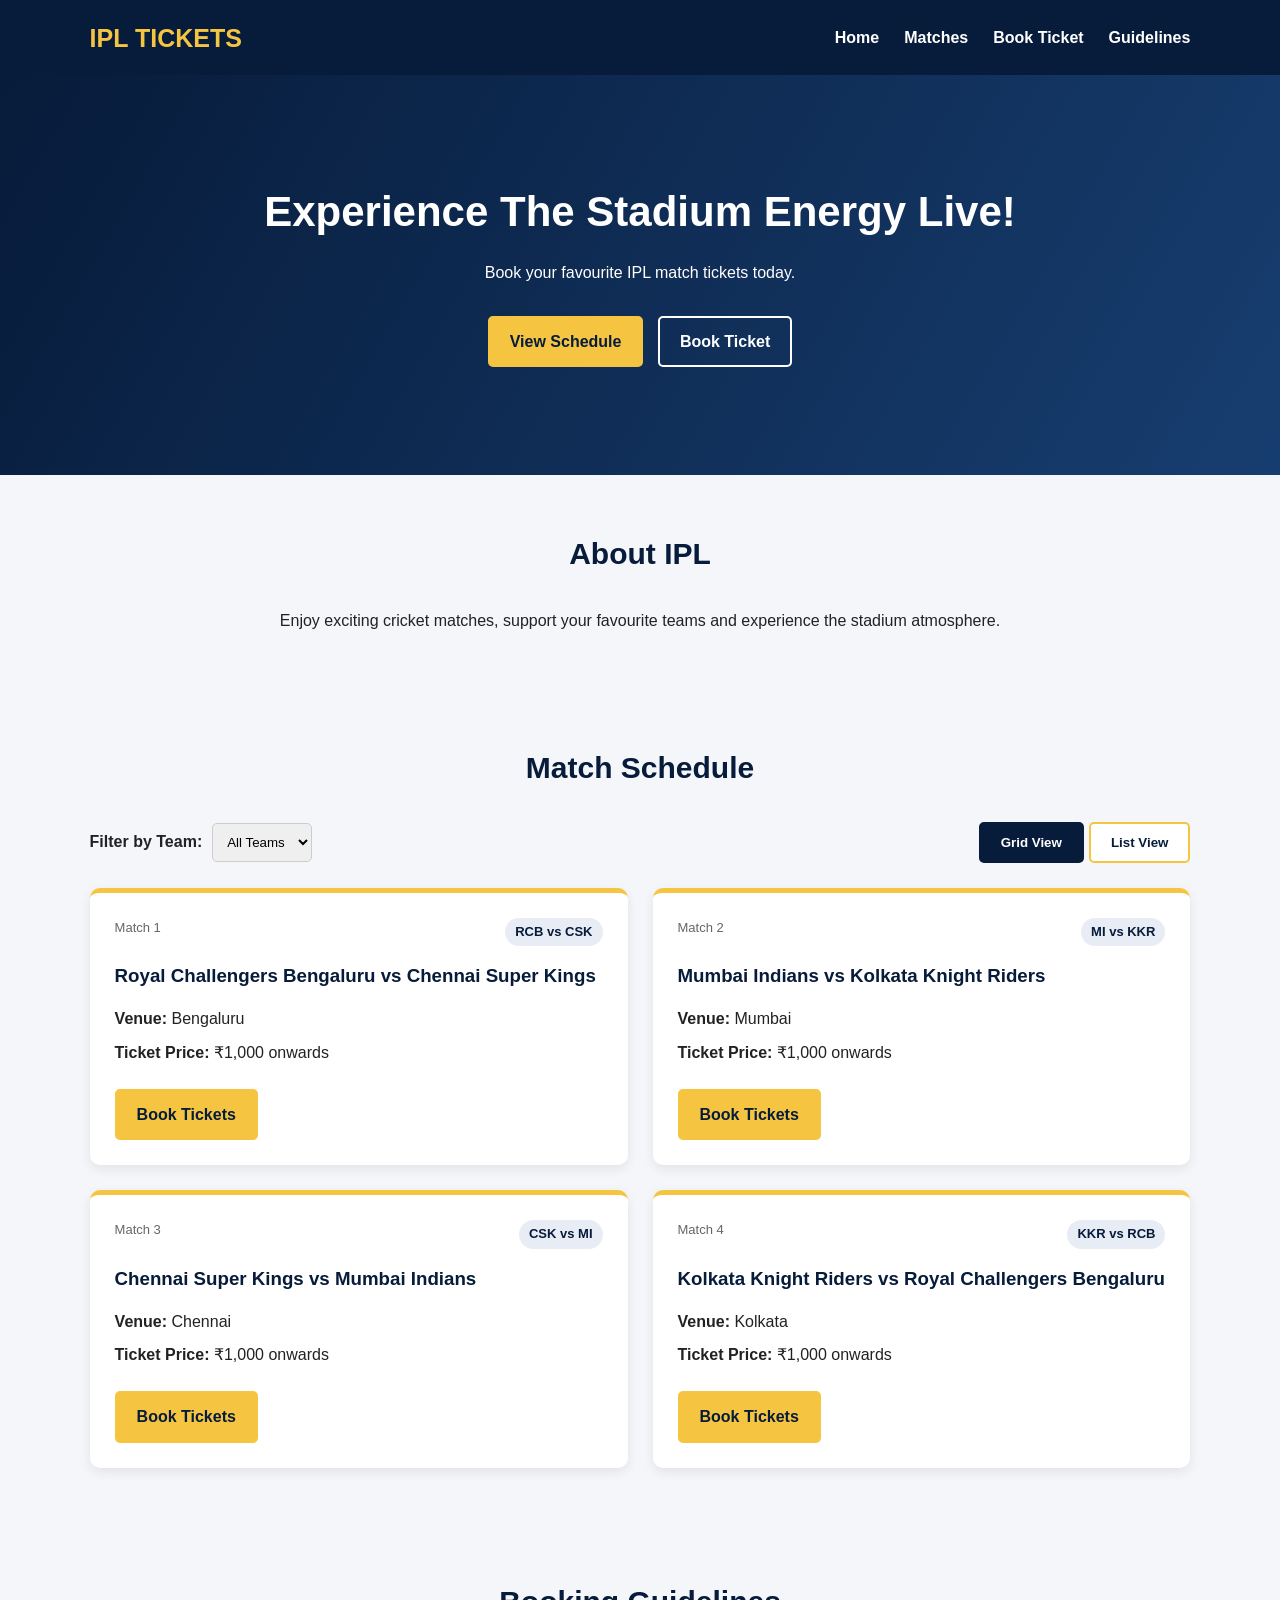
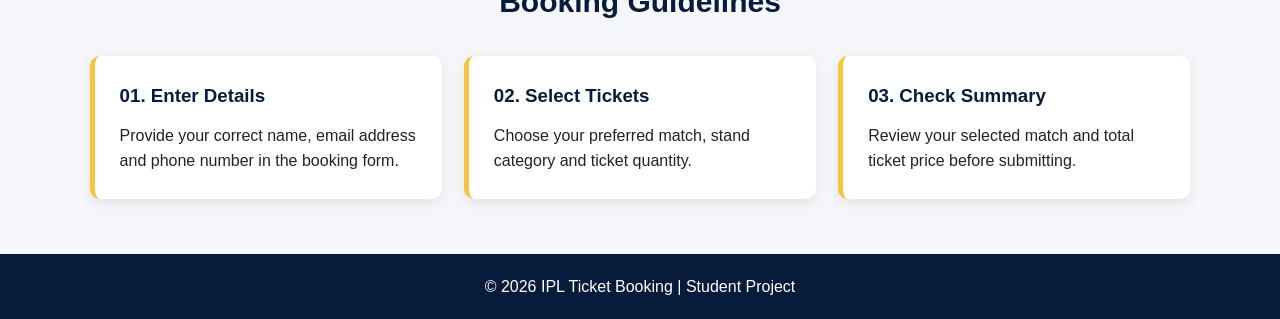
<file: index.html>
<!DOCTYPE html>
<html lang="en">
<head>
    <meta charset="UTF-8">
    <meta name="viewport" content="width=device-width, initial-scale=1.0">
    <title>IPL Ticket Booking</title>
    <link rel="stylesheet" href="styles.css">
    <script src="app.js" defer></script>
</head>
<body>

    <!-- Navigation Bar -->
    <header class="site-header">
        <nav class="navbar">
            <a href="index.html" class="logo">IPL TICKETS</a>

            <button class="menu-toggle"
                    id="menu-toggle"
                    aria-label="Open navigation menu"
                    aria-expanded="false"
                    aria-controls="nav-links">
                <span></span>
                <span></span>
                <span></span>
            </button>

            <ul class="nav-links" id="nav-links">
                <li><a href="index.html">Home</a></li>
                <li><a href="#matches">Matches</a></li>
                <li><a href="Booking.html#booking-form">Book Ticket</a></li>
                <li><a href="#guidelines">Guidelines</a></li>
            </ul>
        </nav>
    </header>

    <!-- Hero Section -->
    <section class="hero">
        <div class="hero-content">
            <h1>Experience The Stadium Energy Live!</h1>
            <p>Book your favourite IPL match tickets today.</p>
            <a href="#matches" class="btn">View Schedule</a>
            <a href="Booking.html#booking-form" class="btn btn-outline">
                Book Ticket
            </a>
        </div>
    </section>

    <!-- About Section -->
    <section class="about section">
        <h2>About IPL</h2>
        <p>
            Enjoy exciting cricket matches, support your favourite teams
            and experience the stadium atmosphere.
        </p>
    </section>

    <!-- Match Schedule -->
    <section class="matches section" id="matches">

        <h2>Match Schedule</h2>

        <!-- Filter and Layout Controls -->
        <div class="match-controls">

            <div class="filter-control">
                <label for="team-filter">Filter by Team:</label>

                <select id="team-filter">
                    <option value="all">All Teams</option>
                    <option value="RCB">RCB</option>
                    <option value="CSK">CSK</option>
                    <option value="MI">MI</option>
                    <option value="KKR">KKR</option>
                </select>
            </div>

            <div class="view-control">
                <button type="button" id="grid-view" class="view-btn active">
                    Grid View
                </button>

                <button type="button" id="list-view" class="view-btn">
                    List View
                </button>
            </div>

        </div>

        <!-- Match Cards -->
        <div class="match-grid" id="match-container">

            <article class="match-card" data-team="RCB CSK">
                <div class="match-card-top">
                    <span class="match-label">Match 1</span>
                    <span class="team-tag">RCB vs CSK</span>
                </div>

                <h3>Royal Challengers Bengaluru vs Chennai Super Kings</h3>
                <p><strong>Venue:</strong> Bengaluru</p>
                <p><strong>Ticket Price:</strong> ₹1,000 onwards</p>

                <a href="Booking.html#booking-form" class="small-btn">
                    Book Tickets
                </a>
            </article>

            <article class="match-card" data-team="MI KKR">
                <div class="match-card-top">
                    <span class="match-label">Match 2</span>
                    <span class="team-tag">MI vs KKR</span>
                </div>

                <h3>Mumbai Indians vs Kolkata Knight Riders</h3>
                <p><strong>Venue:</strong> Mumbai</p>
                <p><strong>Ticket Price:</strong> ₹1,000 onwards</p>

                <a href="Booking.html#booking-form" class="small-btn">
                    Book Tickets
                </a>
            </article>

            <article class="match-card" data-team="CSK MI">
                <div class="match-card-top">
                    <span class="match-label">Match 3</span>
                    <span class="team-tag">CSK vs MI</span>
                </div>

                <h3>Chennai Super Kings vs Mumbai Indians</h3>
                <p><strong>Venue:</strong> Chennai</p>
                <p><strong>Ticket Price:</strong> ₹1,000 onwards</p>

                <a href="Booking.html#booking-form" class="small-btn">
                    Book Tickets
                </a>
            </article>

            <article class="match-card" data-team="KKR RCB">
                <div class="match-card-top">
                    <span class="match-label">Match 4</span>
                    <span class="team-tag">KKR vs RCB</span>
                </div>

                <h3>Kolkata Knight Riders vs Royal Challengers Bengaluru</h3>
                <p><strong>Venue:</strong> Kolkata</p>
                <p><strong>Ticket Price:</strong> ₹1,000 onwards</p>

                <a href="Booking.html#booking-form" class="small-btn">
                    Book Tickets
                </a>
            </article>

        </div>

        <p id="no-matches" class="no-matches" hidden>
            No matches found for this team.
        </p>

    </section>

    <!-- Guidelines Section -->
    <section class="guidelines section" id="guidelines">

        <h2>Booking Guidelines</h2>

        <div class="guideline-grid">

            <article class="guideline-card">
                <h3>01. Enter Details</h3>
                <p>
                    Provide your correct name, email address and phone number
                    in the booking form.
                </p>
            </article>

            <article class="guideline-card">
                <h3>02. Select Tickets</h3>
                <p>
                    Choose your preferred match, stand category and ticket
                    quantity.
                </p>
            </article>

            <article class="guideline-card">
                <h3>03. Check Summary</h3>
                <p>
                    Review your selected match and total ticket price
                    before submitting.
                </p>
            </article>

        </div>
    </section>

    <!-- Footer -->
    <footer>
        <p>© 2026 IPL Ticket Booking | Student Project</p>
    </footer>

    <!-- Toast Notification -->
    <div id="toast" class="toast"
         role="status" aria-live="polite"></div>

</body>
</html>
</file>
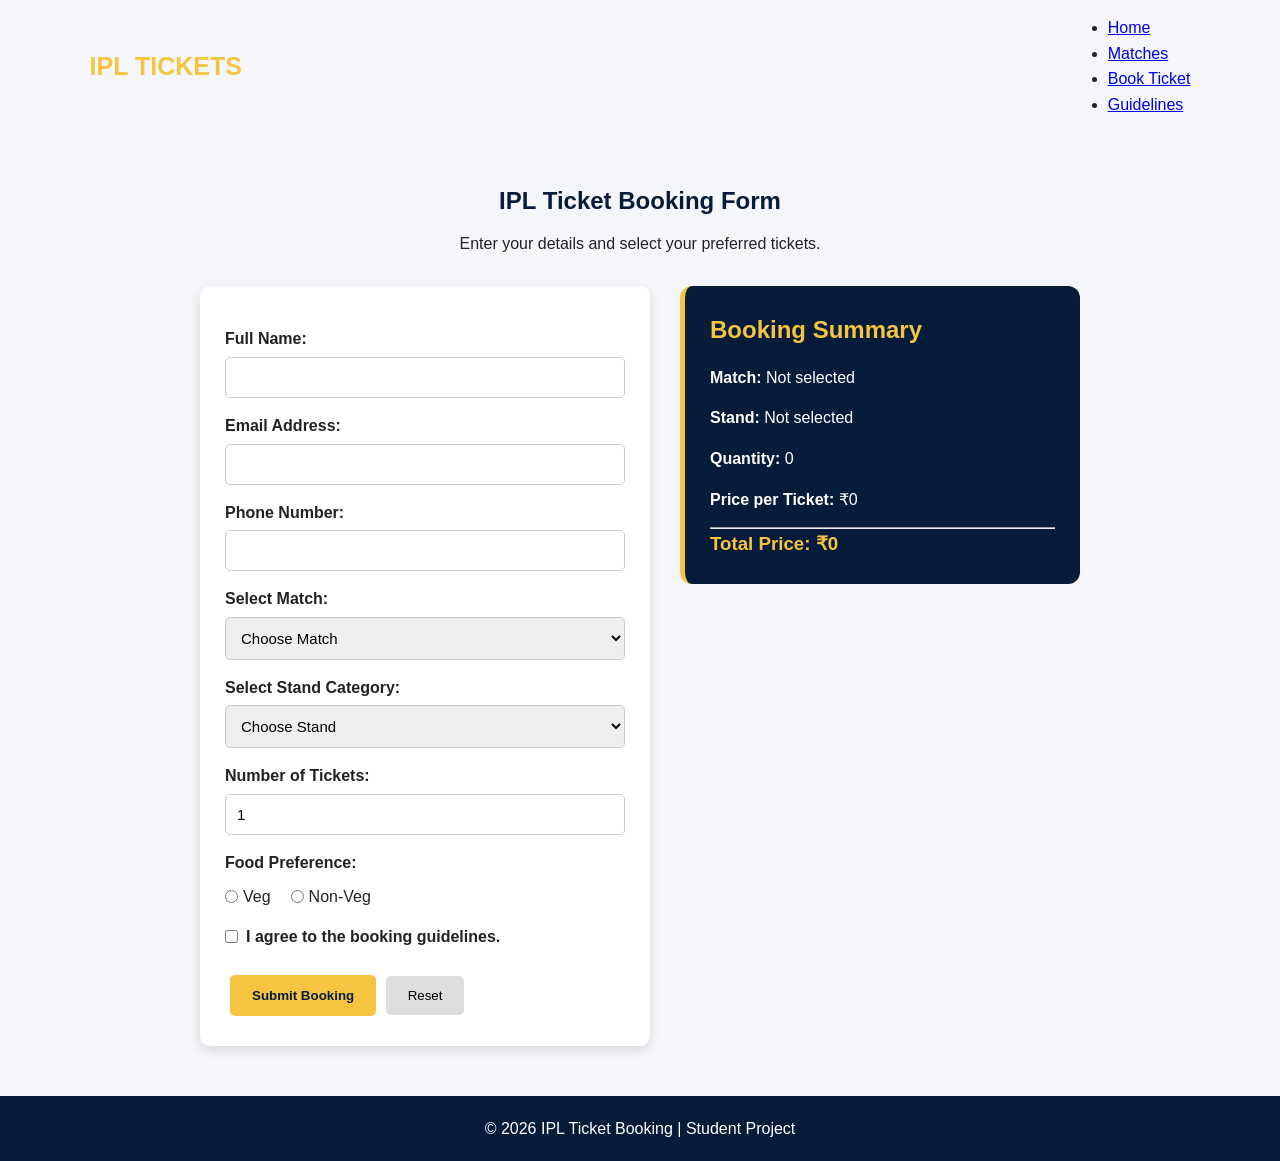
<file: Booking.html>
<!DOCTYPE html>
<html lang="en">
<head>
    <meta charset="UTF-8">
    <meta name="viewport" content="width=device-width, initial-scale=1.0">
    <title>Book IPL Tickets</title>

    <link rel="stylesheet" href="styles.css">
    <script src="app.js" defer></script>
</head>
<body>

    <!-- Navigation -->
    <header>
        <nav class="navbar">
            <h2 class="logo">IPL TICKETS</h2>

            <ul>
                <li><a href="index.html">Home</a></li>
                <li><a href="index.html#matches">Matches</a></li>
                <li><a href="Booking.html#booking-form">Book Ticket</a></li>
                <li><a href="index.html#guidelines">Guidelines</a></li>
            </ul>
        </nav>
    </header>

    <!-- Booking Section -->
    <section class="booking-section" id="booking-form">

        <h1>IPL Ticket Booking Form</h1>
        <p>Enter your details and select your preferred tickets.</p>

        <div class="booking-container">

            <!-- Booking Form -->
            <form id="ticket-form">

                <label for="name">Full Name:</label>
                <input type="text" id="name"
                       minlength="3" maxlength="30" required>

                <label for="email">Email Address:</label>
                <input type="email" id="email" required>

                <label for="phone">Phone Number:</label>
                <input type="tel" id="phone"
                       pattern="[6-9][0-9]{9}"
                       maxlength="10" required>

                <label for="match">Select Match:</label>
                <select id="match" required>
                    <option value="">Choose Match</option>
                    <option value="RCB vs CSK">RCB vs CSK</option>
                    <option value="MI vs KKR">MI vs KKR</option>
                    <option value="CSK vs MI">CSK vs MI</option>
                </select>

                <label for="stand">Select Stand Category:</label>
                <select id="stand" required>
                    <option value="">Choose Stand</option>
                    <option value="General" data-price="1000">
                        General - ₹1,000
                    </option>
                    <option value="Premium" data-price="2000">
                        Premium - ₹2,000
                    </option>
                    <option value="VIP" data-price="3500">
                        VIP - ₹3,500
                    </option>
                </select>

                <label for="tickets">Number of Tickets:</label>
                <input type="number" id="tickets"
                       min="1" max="10" value="1" required>

                <label>Food Preference:</label>
                <div class="radio-group">
                    <label>
                        <input type="radio" name="food" value="Veg">
                        Veg
                    </label>

                    <label>
                        <input type="radio" name="food" value="Non-Veg">
                        Non-Veg
                    </label>
                </div>

                <label class="terms">
                    <input type="checkbox" id="terms" required>
                    I agree to the booking guidelines.
                </label>

                <div class="form-buttons">
                    <button type="submit" class="btn">Submit Booking</button>
                    <button type="reset" class="reset-btn">Reset</button>
                </div>

            </form>

            <!-- Booking Summary Card -->
            <div class="summary-card">

                <h2>Booking Summary</h2>

                <p>
                    <strong>Match:</strong>
                    <span id="summary-match">Not selected</span>
                </p>

                <p>
                    <strong>Stand:</strong>
                    <span id="summary-stand">Not selected</span>
                </p>

                <p>
                    <strong>Quantity:</strong>
                    <span id="summary-quantity">0</span>
                </p>

                <p>
                    <strong>Price per Ticket:</strong>
                    <span id="summary-price">₹0</span>
                </p>

                <hr>

                <h3>
                    Total Price:
                    <span id="summary-total">₹0</span>
                </h3>

            </div>

        </div>

    </section>

    <!-- Toast Notification -->
    <div id="toast" class="toast"
         role="status" aria-live="polite"></div>

    <!-- Footer -->
    <footer>
        <p>© 2026 IPL Ticket Booking | Student Project</p>
    </footer>

</body>
</html>
</file>
<file: styles.css>
/* =================================
   GENERAL STYLING
================================= */

* {
    margin: 0;
    padding: 0;
    box-sizing: border-box;
}

html {
    scroll-behavior: smooth;
}

body {
    font-family: Arial, sans-serif;
    background: #f4f6fa;
    color: #222;
    line-height: 1.6;
}

.section {
    padding: 55px 7%;
}

.section h2 {
    text-align: center;
    color: #071b3a;
    margin-bottom: 30px;
    font-size: 30px;
}


/* =================================
   NAVBAR - FLEXBOX
================================= */

.site-header {
    background: #071b3a;
    position: sticky;
    top: 0;
    z-index: 100;
}

.navbar {
    min-height: 75px;
    padding: 15px 7%;
    display: flex;
    justify-content: space-between;
    align-items: center;
}

.logo {
    color: #f5c542;
    font-size: 25px;
    font-weight: bold;
    text-decoration: none;
}

.nav-links {
    display: flex;
    align-items: center;
    gap: 25px;
    list-style: none;
}

.nav-links a {
    color: white;
    text-decoration: none;
    font-weight: bold;
}

.nav-links a:hover {
    color: #f5c542;
}

/* Hamburger Button */

.menu-toggle {
    display: none;
    background: transparent;
    border: none;
    cursor: pointer;
    padding: 8px;
}

.menu-toggle span {
    display: block;
    width: 27px;
    height: 3px;
    margin: 5px 0;
    background: white;
    border-radius: 3px;
}


/* =================================
   HERO SECTION
================================= */

.hero {
    min-height: 400px;
    padding: 90px 20px;
    display: flex;
    justify-content: center;
    align-items: center;
    text-align: center;
    color: white;
    background: linear-gradient(120deg, #071b3a, #173e70);
}

.hero-content h1 {
    font-size: clamp(28px, 5vw, 42px);
    margin-bottom: 15px;
}

.hero-content p {
    margin-bottom: 25px;
}


/* =================================
   BUTTONS
================================= */

.btn,
.small-btn,
.view-btn {
    display: inline-block;
    padding: 11px 20px;
    background: #f5c542;
    color: #071b3a;
    border: 2px solid #f5c542;
    border-radius: 5px;
    text-decoration: none;
    font-weight: bold;
    cursor: pointer;
    margin: 5px;
}

.btn:hover,
.small-btn:hover,
.view-btn:hover {
    background: #e5ad17;
    border-color: #e5ad17;
}

.btn-outline {
    background: transparent;
    color: white;
    border-color: white;
}

.btn-outline:hover {
    background: white;
    color: #071b3a;
}


/* =================================
   ABOUT SECTION
================================= */

.about {
    text-align: center;
}

.about p {
    max-width: 750px;
    margin: auto;
}


/* =================================
   MATCH FILTER CONTROLS
================================= */

.match-controls {
    display: flex;
    justify-content: space-between;
    align-items: center;
    gap: 20px;
    flex-wrap: wrap;
    margin-bottom: 25px;
}

.filter-control {
    display: flex;
    align-items: center;
    gap: 10px;
}

.filter-control label {
    font-weight: bold;
}

.filter-control select {
    padding: 10px;
    border: 1px solid #ccc;
    border-radius: 5px;
}

.view-control {
    display: flex;
    gap: 5px;
}

.view-btn {
    margin: 0;
    background: white;
}

.view-btn.active {
    background: #071b3a;
    color: white;
    border-color: #071b3a;
}


/* =================================
   MATCH CARDS - CSS GRID
================================= */

.match-grid {
    display: grid;
    grid-template-columns: repeat(2, minmax(0, 1fr));
    gap: 25px;
}

.match-card {
    background: white;
    padding: 25px;
    border-radius: 10px;
    border-top: 5px solid #f5c542;
    box-shadow: 0 4px 12px rgba(0, 0, 0, 0.08);
    transition: transform 0.2s ease;
}

.match-card:hover {
    transform: translateY(-5px);
}

.match-card-top {
    display: flex;
    justify-content: space-between;
    gap: 10px;
    flex-wrap: wrap;
    margin-bottom: 15px;
}

.match-label {
    color: #666;
    font-size: 13px;
}

.team-tag {
    background: #e8edf5;
    color: #071b3a;
    padding: 4px 10px;
    border-radius: 20px;
    font-size: 13px;
    font-weight: bold;
}

.match-card h3 {
    color: #071b3a;
    margin-bottom: 15px;
}

.match-card p {
    margin: 8px 0;
}

.match-card .small-btn {
    margin: 15px 0 0;
}

.no-matches {
    text-align: center;
    font-weight: bold;
    color: #666;
    padding: 25px;
}


/* =================================
   LIST VIEW
================================= */

.match-grid.list-view {
    grid-template-columns: 1fr;
    gap: 15px;
}

.match-grid.list-view .match-card {
    display: flex;
    align-items: center;
    justify-content: space-between;
    gap: 20px;
    flex-wrap: wrap;
}

.match-grid.list-view .match-card h3 {
    flex: 1;
    min-width: 180px;
    margin: 0;
}

.match-grid.list-view .match-card .small-btn {
    margin: 0;
}


/* =================================
   GUIDELINES - CSS GRID
================================= */

.guideline-grid {
    display: grid;
    grid-template-columns: repeat(3, minmax(0, 1fr));
    gap: 22px;
}

.guideline-card {
    background: white;
    padding: 25px;
    border-radius: 10px;
    border-left: 5px solid #f5c542;
    box-shadow: 0 4px 12px rgba(0, 0, 0, 0.08);
}

.guideline-card h3 {
    color: #071b3a;
    margin-bottom: 12px;
}


/* =================================
   BOOKING FORM AND SUMMARY
   Used by Booking.html
================================= */

.booking-section {
    padding: 50px 7%;
    text-align: center;
}

.booking-section h1 {
    color: #071b3a;
    margin-bottom: 10px;
}

.booking-container {
    display: flex;
    justify-content: center;
    align-items: flex-start;
    gap: 30px;
    flex-wrap: wrap;
    margin-top: 30px;
}

#ticket-form {
    width: 100%;
    max-width: 450px;
    padding: 25px;
    background: white;
    border-radius: 10px;
    box-shadow: 0 4px 12px rgba(0, 0, 0, 0.12);
    text-align: left;
}

#ticket-form > label {
    display: block;
    margin-top: 15px;
    margin-bottom: 5px;
    font-weight: bold;
}

#ticket-form input[type="text"],
#ticket-form input[type="email"],
#ticket-form input[type="tel"],
#ticket-form input[type="number"],
#ticket-form select {
    width: 100%;
    padding: 11px;
    border: 1px solid #ccc;
    border-radius: 5px;
    font-size: 15px;
}

.radio-group {
    display: flex;
    gap: 20px;
    margin: 8px 0;
}

.radio-group label {
    display: flex;
    align-items: center;
    gap: 5px;
}

.terms {
    display: flex !important;
    align-items: center;
    gap: 8px;
}

.form-buttons {
    margin-top: 20px;
}

.reset-btn {
    padding: 12px 22px;
    background: #ddd;
    border: none;
    border-radius: 5px;
    cursor: pointer;
}

.summary-card {
    width: 100%;
    max-width: 400px;
    padding: 25px;
    background: #071b3a;
    color: white;
    border-radius: 12px;
    border-left: 5px solid #f5c542;
    text-align: left;
}

.summary-card h2,
.summary-card h3 {
    color: #f5c542;
}

.summary-card p {
    margin: 15px 0;
}


/* =================================
   TOAST NOTIFICATION
================================= */

.toast {
    visibility: hidden;
    min-width: 250px;
    max-width: calc(100% - 30px);
    background: #071b3a;
    color: white;
    text-align: center;
    border-radius: 8px;
    padding: 15px 20px;
    position: fixed;
    bottom: 30px;
    left: 50%;
    transform: translateX(-50%);
    z-index: 1000;
    opacity: 0;
    transition: opacity 0.4s ease;
    border-left: 5px solid #f5c542;
}

.toast.show {
    visibility: visible;
    opacity: 1;
}


/* =================================
   FOOTER
================================= */

footer {
    background: #071b3a;
    color: white;
    text-align: center;
    padding: 20px;
}


/* =================================
   TABLET RESPONSIVE DESIGN
================================= */

@media (max-width: 900px) {

    .match-grid {
        grid-template-columns: 1fr 1fr;
    }

    .guideline-grid {
        grid-template-columns: 1fr 1fr;
    }

    .booking-container {
        flex-direction: column;
        align-items: center;
    }
}


/* =================================
   MOBILE RESPONSIVE DESIGN
================================= */

@media (max-width: 650px) {

    .navbar {
        position: relative;
        flex-wrap: wrap;
        padding: 15px 5%;
    }

    .menu-toggle {
        display: block;
    }

    .nav-links {
        display: none;
        flex-direction: column;
        align-items: stretch;
        gap: 0;
        width: 100%;
        padding-top: 15px;
    }

    .nav-links.open {
        display: flex;
    }

    .nav-links li {
        text-align: center;
        padding: 12px;
        border-top: 1px solid #29405f;
    }

    .hero {
        min-height: 320px;
        padding: 65px 15px;
    }

    .match-grid,
    .guideline-grid {
        grid-template-columns: 1fr;
    }

    .match-controls {
        flex-direction: column;
        align-items: stretch;
    }

    .filter-control {
        flex-direction: column;
        align-items: stretch;
    }

    .view-control {
        justify-content: center;
    }

    .match-grid.list-view .match-card {
        flex-direction: column;
        align-items: flex-start;
    }

    .match-grid.list-view .match-card h3 {
        width: 100%;
    }

    .section {
        padding: 40px 5%;
    }

    .section h2 {
        font-size: 25px;
    }
}
</file>
